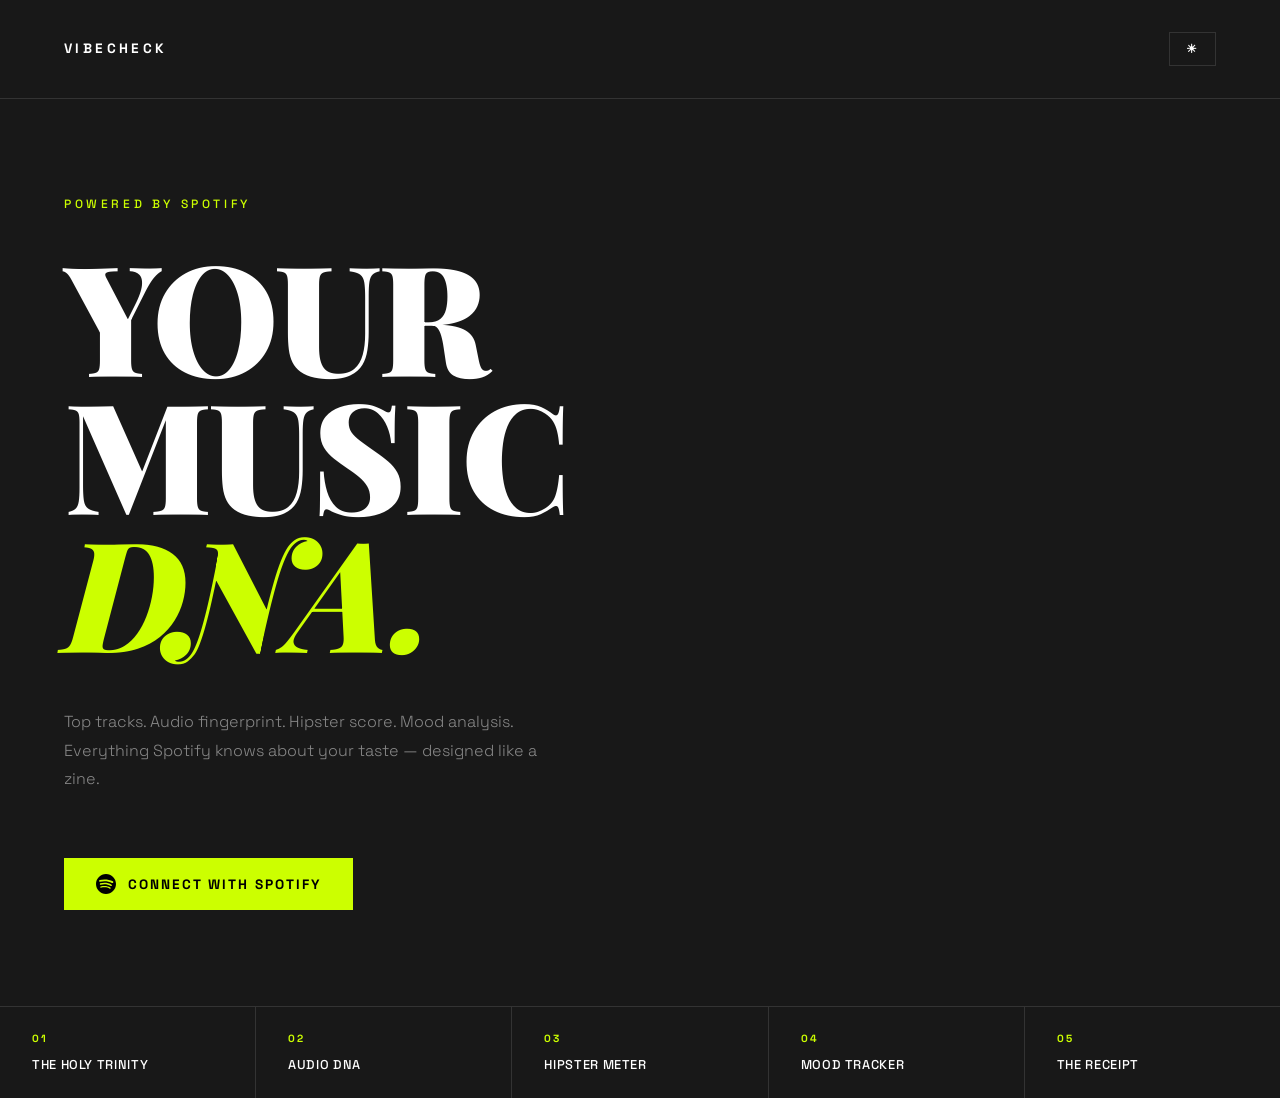
<file: index.html>
<!DOCTYPE html>
<html lang="en" data-theme="dark">
<head>
  <meta charset="UTF-8">
  <meta name="viewport" content="width=device-width, initial-scale=1.0">
  <title>VibeCheck — Your Musical DNA</title>
  <meta name="description" content="Turn your Spotify history into an editorial experience. Your top tracks, audio DNA, and mood — visualized.">
  <link rel="stylesheet" href="css/style.css">
</head>
<body data-theme="dark">

  <div class="landing">

    <!-- Nav -->
    <nav class="landing-nav">
      <span class="nav-logo">VibeCheck</span>
      <button class="btn btn-ghost btn-sm" id="theme-toggle-landing" aria-label="Toggle theme">☀</button>
    </nav>

    <!-- Hero -->
    <section class="landing-hero">
      <p class="hero-eyebrow">Powered by Spotify</p>

      <h1 class="hero-title">
        Your<br>
        Music<br>
        <span class="accent">DNA.</span>
      </h1>

      <p class="hero-subtitle">
        Top tracks. Audio fingerprint. Hipster score. Mood analysis.
        Everything Spotify knows about your taste — designed like a zine.
      </p>

      <div class="hero-cta">
        <button class="btn btn-primary" id="login-btn">
          <svg class="spotify-icon" viewBox="0 0 24 24" xmlns="http://www.w3.org/2000/svg">
            <path d="M12 0C5.4 0 0 5.4 0 12s5.4 12 12 12 12-5.4 12-12S18.66 0 12 0zm5.521 17.34c-.24.359-.66.48-1.021.24-2.82-1.74-6.36-2.101-10.561-1.141-.418.122-.779-.179-.899-.539-.12-.421.18-.78.54-.9 4.56-1.021 8.52-.6 11.64 1.32.42.18.479.659.301 1.02zm1.44-3.3c-.301.42-.841.6-1.262.3-3.239-1.98-8.159-2.58-11.939-1.38-.479.12-1.02-.12-1.14-.6-.12-.48.12-1.021.6-1.141C9.6 9.9 15 10.561 18.72 12.84c.361.181.54.78.241 1.2zm.12-3.36C15.24 8.4 8.82 8.16 5.16 9.301c-.6.179-1.2-.181-1.38-.721-.18-.601.18-1.2.72-1.381 4.26-1.26 11.28-1.02 15.721 1.621.539.3.719 1.02.419 1.56-.299.421-1.02.599-1.559.3z"/>
          </svg>
          Connect with Spotify
        </button>
      </div>

      <div class="error-msg" id="error-msg"></div>
    </section>

    <!-- Feature Strip -->
    <div class="features-strip">
      <div class="feature-item">
        <div class="feature-number">01</div>
        <div class="feature-name">The Holy Trinity</div>
      </div>
      <div class="feature-item">
        <div class="feature-number">02</div>
        <div class="feature-name">Audio DNA</div>
      </div>
      <div class="feature-item">
        <div class="feature-number">03</div>
        <div class="feature-name">Hipster Meter</div>
      </div>
      <div class="feature-item">
        <div class="feature-number">04</div>
        <div class="feature-name">Mood Tracker</div>
      </div>
      <div class="feature-item">
        <div class="feature-number">05</div>
        <div class="feature-name">The Receipt</div>
      </div>
    </div>

  </div><!-- .landing -->

  <script src="js/config.js"></script>
  <script src="js/auth.js"></script>
  <script>
    // Theme toggle
    const savedTheme = localStorage.getItem('vc_theme') || 'dark';
    document.body.setAttribute('data-theme', savedTheme);
    const toggleBtn = document.getElementById('theme-toggle-landing');
    toggleBtn.textContent = savedTheme === 'dark' ? '☀' : '◑';

    toggleBtn.addEventListener('click', () => {
      const current = document.body.getAttribute('data-theme');
      const next = current === 'dark' ? 'light' : 'dark';
      document.body.setAttribute('data-theme', next);
      localStorage.setItem('vc_theme', next);
      toggleBtn.textContent = next === 'dark' ? '☀' : '◑';
    });

    // Show error from redirect params
    const params = new URLSearchParams(window.location.search);
    const error = params.get('error');
    if (error) {
      const el = document.getElementById('error-msg');
      const msgs = {
        state_mismatch: 'Authentication failed: state mismatch. Please try again.',
        token_error: 'Could not get access token. Please try again.',
        load_failed: 'Failed to load your data. Please try again.',
        access_denied: 'You cancelled the Spotify authorization.',
      };
      el.textContent = msgs[error] || `Error: ${error}`;
      el.classList.add('visible');
    }

    // If already logged in, redirect to dashboard
    if (isLoggedIn()) {
      window.location.href = '/dashboard.html';
    }

    document.getElementById('login-btn').addEventListener('click', login);
  </script>

</body>
</html>
</file>
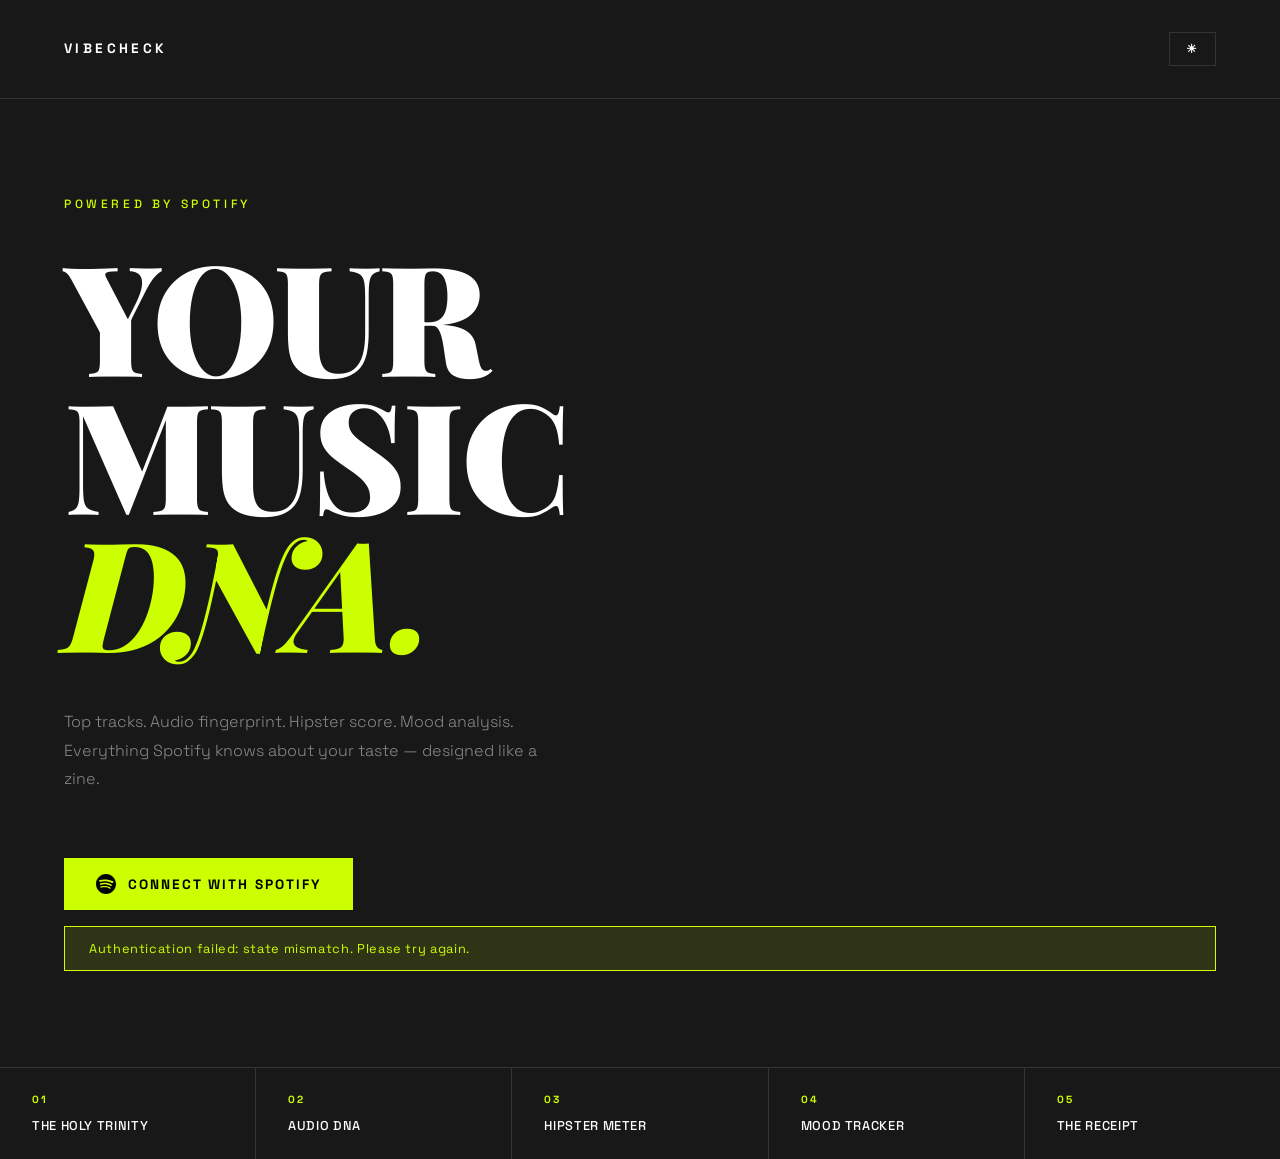
<file: callback.html>
<!DOCTYPE html>
<html lang="en">
<head>
  <meta charset="UTF-8">
  <meta name="viewport" content="width=device-width, initial-scale=1.0">
  <title>VibeCheck — Connecting...</title>
  <link rel="stylesheet" href="css/style.css">
</head>
<body>
  <div class="callback-page">
    <div class="callback-title">Connecting...</div>
    <div class="callback-subtitle">Authenticating with Spotify</div>
    <div class="loading-wave" aria-hidden="true">
      <span></span><span></span><span></span><span></span>
      <span></span><span></span><span></span><span></span>
    </div>
  </div>

  <script src="js/config.js"></script>
  <script src="js/auth.js"></script>
  <script>
    // Apply saved theme
    document.body.setAttribute('data-theme', localStorage.getItem('vc_theme') || 'dark');
    // Handle OAuth callback
    handleCallback();
  </script>
</body>
</html>
</file>
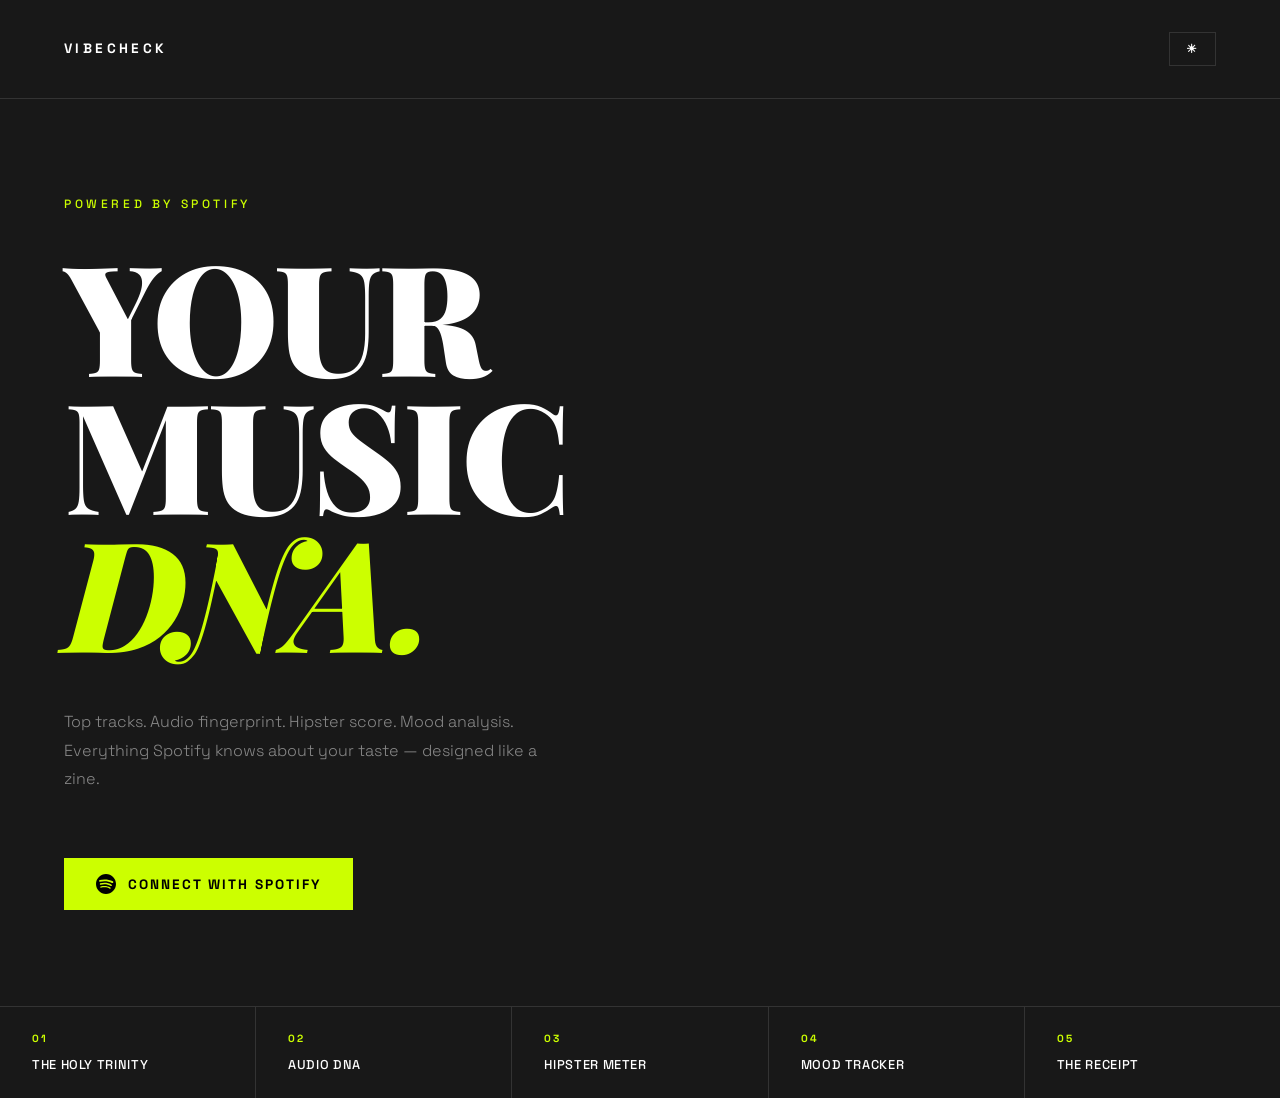
<file: dashboard.html>
<!DOCTYPE html>
<html lang="en">
<head>
  <meta charset="UTF-8">
  <meta name="viewport" content="width=device-width, initial-scale=1.0">
  <title>VibeCheck — Your Dashboard</title>
  <link rel="stylesheet" href="css/style.css">
</head>
<body>

  <!-- Loading Overlay -->
  <div class="loading-overlay" id="loading">
    <div class="loading-logo">VibeCheck</div>
    <div class="loading-wave" aria-hidden="true">
      <span></span><span></span><span></span><span></span>
      <span></span><span></span><span></span><span></span>
    </div>
    <div class="loading-text" id="loading-text">Reading your soul...</div>
  </div>

  <!-- Dashboard -->
  <div class="dashboard hidden" id="dashboard">

    <!-- Header -->
    <header class="dashboard-header">
      <div class="header-logo">VibeCheck</div>
      <div class="header-user">
        <img class="header-avatar" id="user-avatar" src="" alt="User avatar">
        <span class="header-username" id="user-name"></span>
      </div>
      <div class="header-controls">
        <button class="theme-toggle" id="theme-toggle" aria-label="Toggle theme">☀</button>
        <button class="btn btn-ghost btn-sm" id="logout-btn">Exit</button>
      </div>
    </header>

    <!-- Main -->
    <main class="dashboard-main">

      <!-- PROFILE HERO -->
      <section class="profile-hero">
        <img class="profile-avatar" id="profile-avatar" src="" alt="Profile photo">
        <div class="profile-info">
          <div class="profile-name" id="profile-name"></div>
          <div class="profile-meta" id="profile-meta"></div>
          <a class="profile-link btn btn-ghost btn-sm" id="profile-link" href="#" target="_blank" rel="noopener" style="display:none">
            Open in Spotify ↗
          </a>
        </div>
      </section>

      <!-- MODULE 1 — TOP TRACKS + TOP ARTISTS -->
      <section class="module-trinity">
        <div class="module-label">01 / Top Tracks &amp; Artists</div>
        <div class="trinity-grid trinity-grid-2">

          <div class="trinity-col">
            <div class="trinity-col-header">
              <div class="trinity-col-title">Top Tracks</div>
              <div class="mini-tabs" id="track-tabs">
                <button class="mini-tab" data-range="short_term">4W</button>
                <button class="mini-tab active" data-range="medium_term">6M</button>
                <button class="mini-tab" data-range="long_term">ALL</button>
              </div>
            </div>
            <ol class="trinity-list" id="top-tracks-list"></ol>
          </div>

          <div class="trinity-col">
            <div class="trinity-col-header">
              <div class="trinity-col-title">Top Artists</div>
              <div class="mini-tabs" id="artist-tabs">
                <button class="mini-tab" data-range="short_term">4W</button>
                <button class="mini-tab active" data-range="medium_term">6M</button>
                <button class="mini-tab" data-range="long_term">ALL</button>
              </div>
            </div>
            <ol class="trinity-list" id="top-artists-list"></ol>
          </div>

        </div>
      </section>

      <!-- MODULE 2 + 3 — HIPSTER METER + STATS -->
      <div class="module-row">
        <div class="module-cell">
          <div class="module-label">02 / Hipster Meter</div>
          <div class="hipster-number" id="hipster-value">--</div>
          <div class="hipster-unit">% underground</div>
          <div class="hipster-bar-wrap">
            <div class="hipster-bar-fill" id="hipster-bar-fill" style="width:0%"></div>
          </div>
          <p class="hipster-desc" id="hipster-desc"></p>
        </div>
        <div class="module-cell">
          <div class="module-label">03 / Listening Stats</div>
          <div class="stats-grid" id="stats-grid"></div>
        </div>
      </div>

      <!-- MODULE 4 + 5 — RECENTLY PLAYED + THE RECEIPT -->
      <div class="module-row module-row-equal">
        <div class="module-cell">
          <div class="module-label">04 / Recently Played</div>
          <ol class="trinity-list" id="recently-played-list"></ol>
        </div>
        <div class="module-cell">
          <div class="module-label">05 / The Receipt</div>
          <div class="receipt-paper" id="receipt-content"></div>
        </div>
      </div>

    </main>
  </div><!-- .dashboard -->

  <script src="js/config.js"></script>
  <script src="js/auth.js"></script>
  <script src="js/api.js"></script>
  <script src="js/dashboard.js"></script>
  <script>
    document.getElementById('logout-btn').addEventListener('click', logout);
  </script>

</body>
</html>
</file>
<file: css/style.css>
/* ===========================
   VIBECHECK — Design System
   =========================== */

@import url('https://fonts.googleapis.com/css2?family=Playfair+Display:ital,wght@0,400;0,700;0,900;1,400;1,700&family=Space+Grotesk:wght@300;400;500;700&display=swap');

/* --- CSS Variables --- */
:root {
  --bg: #181818;
  --bg-secondary: #222222;
  --bg-tertiary: #2a2a2a;
  --text: #FFFFFF;
  --text-muted: #888888;
  --accent: #CCFF00;
  --accent-dim: rgba(204, 255, 0, 0.12);
  --border: #333333;
  --font-display: 'Playfair Display', Georgia, serif;
  --font-mono: 'Space Grotesk', 'Helvetica Neue', sans-serif;
  --transition: 0.2s ease;
}

[data-theme="light"] {
  --bg: #F5F5F0;
  --bg-secondary: #EBEBEB;
  --bg-tertiary: #E0E0DA;
  --text: #0A0A0A;
  --text-muted: #666666;
  --accent: #E63946;
  --accent-dim: rgba(230, 57, 70, 0.1);
  --border: #CCCCCC;
}

/* --- Reset & Base --- */
*, *::before, *::after {
  box-sizing: border-box;
  margin: 0;
  padding: 0;
}

html {
  font-size: 16px;
  scroll-behavior: smooth;
}

body {
  background: var(--bg);
  color: var(--text);
  font-family: var(--font-mono);
  font-weight: 400;
  line-height: 1.5;
  min-height: 100vh;
  transition: background var(--transition), color var(--transition);
  overflow-x: hidden;
}

img {
  display: block;
  border-radius: 0;
  object-fit: cover;
}

ol, ul {
  list-style: none;
}

a {
  color: inherit;
  text-decoration: none;
}

/* ===========================
   LANDING PAGE
   =========================== */

.landing {
  min-height: 100vh;
  display: grid;
  grid-template-rows: auto 1fr auto;
}

/* --- Landing Nav --- */
.landing-nav {
  display: flex;
  justify-content: space-between;
  align-items: center;
  padding: 2rem 4rem;
  border-bottom: 1px solid var(--border);
}

.nav-logo {
  font-family: var(--font-mono);
  font-weight: 700;
  font-size: 0.85rem;
  letter-spacing: 0.25em;
  text-transform: uppercase;
}

/* --- Landing Hero --- */
.landing-hero {
  display: flex;
  flex-direction: column;
  justify-content: center;
  padding: 6rem 4rem;
  max-width: 1400px;
  margin: 0 auto;
  width: 100%;
}

.hero-eyebrow {
  font-family: var(--font-mono);
  font-size: 0.75rem;
  font-weight: 500;
  letter-spacing: 0.3em;
  text-transform: uppercase;
  color: var(--accent);
  margin-bottom: 2rem;
}

.hero-title {
  font-family: var(--font-display);
  font-size: clamp(4rem, 12vw, 12rem);
  font-weight: 900;
  line-height: 0.9;
  letter-spacing: -0.02em;
  text-transform: uppercase;
  margin-bottom: 3rem;
}

.hero-title .accent {
  color: var(--accent);
  font-style: italic;
}

.hero-subtitle {
  font-family: var(--font-mono);
  font-size: 1rem;
  font-weight: 300;
  color: var(--text-muted);
  max-width: 480px;
  line-height: 1.8;
  margin-bottom: 4rem;
}

.hero-cta {
  display: flex;
  align-items: center;
  gap: 2rem;
  flex-wrap: wrap;
}

/* --- Buttons --- */
.btn {
  display: inline-flex;
  align-items: center;
  gap: 0.75rem;
  padding: 1rem 2rem;
  font-family: var(--font-mono);
  font-size: 0.85rem;
  font-weight: 700;
  letter-spacing: 0.15em;
  text-transform: uppercase;
  cursor: pointer;
  border: none;
  border-radius: 0;
  transition: all var(--transition);
}

.btn-primary {
  background: var(--accent);
  color: #000000;
}

.btn-primary:hover {
  background: var(--text);
  transform: translateY(-2px);
}

.btn-ghost {
  background: transparent;
  color: var(--text);
  border: 1px solid var(--border);
}

.btn-ghost:hover {
  border-color: var(--accent);
  color: var(--accent);
}

.btn-icon {
  width: 1.2em;
  height: 1.2em;
}

.btn-sm {
  padding: 0.5rem 1rem;
  font-size: 0.75rem;
}

/* --- Spotify Logo in button --- */
.spotify-icon {
  width: 20px;
  height: 20px;
  fill: currentColor;
}

/* --- Features preview --- */
.features-strip {
  display: flex;
  gap: 0;
  border-top: 1px solid var(--border);
  overflow-x: auto;
}

.feature-item {
  flex: 1;
  min-width: 160px;
  padding: 1.5rem 2rem;
  border-right: 1px solid var(--border);
}

.feature-item:last-child {
  border-right: none;
}

.feature-number {
  font-size: 0.65rem;
  font-weight: 700;
  letter-spacing: 0.2em;
  color: var(--accent);
  margin-bottom: 0.5rem;
}

.feature-name {
  font-size: 0.8rem;
  font-weight: 500;
  letter-spacing: 0.05em;
  text-transform: uppercase;
}

/* --- Error message on landing --- */
.error-msg {
  background: var(--accent-dim);
  border: 1px solid var(--accent);
  color: var(--accent);
  padding: 0.75rem 1.5rem;
  font-size: 0.8rem;
  letter-spacing: 0.05em;
  margin-top: 1rem;
  display: none;
}

.error-msg.visible {
  display: block;
}

/* ===========================
   CALLBACK PAGE
   =========================== */

.callback-page {
  min-height: 100vh;
  display: flex;
  flex-direction: column;
  align-items: center;
  justify-content: center;
  gap: 2rem;
}

.callback-title {
  font-family: var(--font-display);
  font-size: clamp(2rem, 5vw, 4rem);
  font-weight: 700;
  letter-spacing: -0.02em;
}

.callback-subtitle {
  font-size: 0.85rem;
  font-weight: 300;
  letter-spacing: 0.1em;
  color: var(--text-muted);
  text-transform: uppercase;
}

/* ===========================
   LOADING OVERLAY
   =========================== */

.loading-overlay {
  position: fixed;
  inset: 0;
  background: var(--bg);
  z-index: 100;
  display: flex;
  flex-direction: column;
  align-items: center;
  justify-content: center;
  gap: 2rem;
  transition: opacity 0.5s ease, visibility 0.5s ease;
}

.loading-overlay.hidden {
  opacity: 0;
  visibility: hidden;
}

.loading-logo {
  font-family: var(--font-display);
  font-size: clamp(2rem, 6vw, 5rem);
  font-weight: 900;
  letter-spacing: -0.02em;
  text-transform: uppercase;
}

.loading-text {
  font-family: var(--font-mono);
  font-size: 0.75rem;
  font-weight: 500;
  letter-spacing: 0.3em;
  text-transform: uppercase;
  color: var(--text-muted);
}

.loading-wave {
  display: flex;
  gap: 4px;
  align-items: flex-end;
  height: 32px;
}

.loading-wave span {
  display: block;
  width: 4px;
  background: var(--accent);
  border-radius: 0;
  animation: wave 1.2s ease-in-out infinite;
}

.loading-wave span:nth-child(1) { animation-delay: 0s; }
.loading-wave span:nth-child(2) { animation-delay: 0.1s; }
.loading-wave span:nth-child(3) { animation-delay: 0.2s; }
.loading-wave span:nth-child(4) { animation-delay: 0.3s; }
.loading-wave span:nth-child(5) { animation-delay: 0.4s; }
.loading-wave span:nth-child(6) { animation-delay: 0.3s; }
.loading-wave span:nth-child(7) { animation-delay: 0.2s; }
.loading-wave span:nth-child(8) { animation-delay: 0.1s; }

@keyframes wave {
  0%, 100% { height: 4px; }
  50% { height: 28px; }
}

/* ===========================
   DASHBOARD LAYOUT
   =========================== */

.dashboard {
  min-height: 100vh;
}

.dashboard.hidden {
  display: none;
}

/* --- Dashboard Header --- */
.dashboard-header {
  display: flex;
  align-items: center;
  justify-content: space-between;
  padding: 1.5rem 3rem;
  border-bottom: 1px solid var(--border);
  position: sticky;
  top: 0;
  background: var(--bg);
  z-index: 50;
}

.header-logo {
  font-family: var(--font-mono);
  font-weight: 700;
  font-size: 0.85rem;
  letter-spacing: 0.25em;
  text-transform: uppercase;
}

.header-user {
  display: flex;
  align-items: center;
  gap: 0.75rem;
}

.header-avatar {
  width: 32px;
  height: 32px;
  object-fit: cover;
  border-radius: 0;
}

.header-username {
  font-size: 0.8rem;
  font-weight: 500;
  letter-spacing: 0.05em;
}

.header-controls {
  display: flex;
  align-items: center;
  gap: 0.75rem;
}

.theme-toggle {
  background: none;
  border: 1px solid var(--border);
  color: var(--text);
  width: 36px;
  height: 36px;
  cursor: pointer;
  font-size: 1rem;
  display: flex;
  align-items: center;
  justify-content: center;
  border-radius: 0;
  transition: border-color var(--transition), color var(--transition);
}

.theme-toggle:hover {
  border-color: var(--accent);
  color: var(--accent);
}

/* --- Dashboard Main --- */
.dashboard-main {
  max-width: 1400px;
  margin: 0 auto;
  padding: 3rem;
}

/* ===========================
   PROFILE HERO
   =========================== */

.profile-hero {
  display: flex;
  align-items: center;
  gap: 2rem;
  padding: 2.5rem 0 3rem;
  border-bottom: 1px solid var(--border);
  margin-bottom: 0;
}

.profile-avatar {
  width: 96px;
  height: 96px;
  object-fit: cover;
  border-radius: 0;
  flex-shrink: 0;
  background: var(--bg-secondary);
}

.profile-info {
  display: flex;
  flex-direction: column;
  gap: 0.5rem;
}

.profile-name {
  font-family: var(--font-display);
  font-size: clamp(1.5rem, 3vw, 2.5rem);
  font-weight: 700;
  line-height: 1.1;
  letter-spacing: -0.02em;
}

.profile-meta {
  font-family: var(--font-mono);
  font-size: 0.78rem;
  font-weight: 400;
  color: var(--text-muted);
  letter-spacing: 0.05em;
}

.profile-link {
  align-self: flex-start;
  margin-top: 0.25rem;
}

/* ===========================
   TIME RANGE TABS
   =========================== */

.time-tabs {
  display: flex;
  align-items: center;
  gap: 0;
  padding: 1.5rem 0;
  border-bottom: 1px solid var(--border);
  margin-bottom: 3rem;
}

.time-tabs-label {
  font-family: var(--font-mono);
  font-size: 0.65rem;
  font-weight: 700;
  letter-spacing: 0.25em;
  text-transform: uppercase;
  color: var(--text-muted);
  margin-right: 1.5rem;
}

.time-tab {
  background: none;
  border: 1px solid var(--border);
  border-right: none;
  color: var(--text-muted);
  font-family: var(--font-mono);
  font-size: 0.75rem;
  font-weight: 700;
  letter-spacing: 0.15em;
  text-transform: uppercase;
  padding: 0.6rem 1.25rem;
  cursor: pointer;
  transition: all var(--transition);
}

.time-tab:last-child {
  border-right: 1px solid var(--border);
}

.time-tab:hover {
  color: var(--text);
  border-color: var(--text);
  z-index: 1;
}

.time-tab.active {
  background: var(--accent);
  color: #000;
  border-color: var(--accent);
  z-index: 1;
}

/* ===========================
   STATS GRID
   =========================== */

.stats-grid {
  display: grid;
  grid-template-columns: repeat(auto-fill, minmax(140px, 1fr));
  gap: 1px;
  background: var(--border);
}

.stat-card {
  background: var(--bg);
  padding: 1.25rem 1rem;
  display: flex;
  flex-direction: column;
  gap: 0.25rem;
}

.stat-label {
  font-family: var(--font-mono);
  font-size: 0.6rem;
  font-weight: 700;
  letter-spacing: 0.2em;
  text-transform: uppercase;
  color: var(--text-muted);
}

.stat-value {
  font-family: var(--font-display);
  font-size: 1.75rem;
  font-weight: 700;
  line-height: 1.1;
  letter-spacing: -0.02em;
}

.stat-value.accent {
  color: var(--accent);
}

.stat-sub {
  font-family: var(--font-mono);
  font-size: 0.65rem;
  font-weight: 300;
  color: var(--text-muted);
  white-space: nowrap;
  overflow: hidden;
  text-overflow: ellipsis;
}

/* ===========================
   RECENTLY PLAYED
   =========================== */

.recent-time {
  flex-shrink: 0;
  font-family: var(--font-mono);
  font-size: 0.65rem;
  font-weight: 500;
  color: var(--accent);
  letter-spacing: 0.05em;
  white-space: nowrap;
}

/* --- Module Label --- */
.module-label {
  font-family: var(--font-mono);
  font-size: 0.65rem;
  font-weight: 700;
  letter-spacing: 0.3em;
  text-transform: uppercase;
  color: var(--accent);
  margin-bottom: 2rem;
  padding-bottom: 1rem;
  border-bottom: 1px solid var(--border);
}

/* ===========================
   MODULE 1 — THE HOLY TRINITY
   =========================== */

.module-trinity {
  margin-bottom: 4rem;
}

.trinity-grid {
  display: grid;
  grid-template-columns: 1fr 1fr 1fr;
  gap: 0;
  border: 1px solid var(--border);
}

.trinity-grid-2 {
  grid-template-columns: 1fr 1fr;
}

.trinity-col {
  padding: 2rem;
  border-right: 1px solid var(--border);
}

.trinity-col:last-child {
  border-right: none;
}

.trinity-col-header {
  display: flex;
  align-items: center;
  justify-content: space-between;
  margin-bottom: 1.5rem;
  gap: 1rem;
}

.trinity-col-title {
  font-family: var(--font-mono);
  font-size: 0.7rem;
  font-weight: 700;
  letter-spacing: 0.25em;
  text-transform: uppercase;
  color: var(--text-muted);
}

/* Mini tabs inside each column */
.mini-tabs {
  display: flex;
  gap: 0;
  flex-shrink: 0;
}

.mini-tab {
  background: none;
  border: 1px solid var(--border);
  border-right: none;
  color: var(--text-muted);
  font-family: var(--font-mono);
  font-size: 0.6rem;
  font-weight: 700;
  letter-spacing: 0.1em;
  padding: 0.3rem 0.6rem;
  cursor: pointer;
  transition: all var(--transition);
  line-height: 1;
}

.mini-tab:last-child {
  border-right: 1px solid var(--border);
}

.mini-tab:hover {
  color: var(--text);
  border-color: var(--text);
  z-index: 1;
}

.mini-tab.active {
  background: var(--accent);
  color: #000;
  border-color: var(--accent);
  z-index: 1;
}

.trinity-list li {
  display: flex;
  align-items: center;
  gap: 1rem;
  padding: 0.6rem 0;
  border-bottom: 1px solid var(--border);
}

.trinity-list li:last-child {
  border-bottom: none;
}

.item-rank {
  font-family: var(--font-mono);
  font-size: 0.65rem;
  font-weight: 700;
  color: var(--accent);
  width: 1.5rem;
  flex-shrink: 0;
}

.item-img {
  width: 36px;
  height: 36px;
  flex-shrink: 0;
  background: var(--bg-secondary);
}

.item-info {
  flex: 1;
  min-width: 0;
}

.item-name {
  font-size: 0.82rem;
  font-weight: 500;
  white-space: nowrap;
  overflow: hidden;
  text-overflow: ellipsis;
  line-height: 1.3;
}

.item-sub {
  font-size: 0.7rem;
  font-weight: 300;
  color: var(--text-muted);
  white-space: nowrap;
  overflow: hidden;
  text-overflow: ellipsis;
}

.genre-tag {
  font-size: 0.8rem;
  font-weight: 500;
  padding: 0.2rem 0;
  text-transform: capitalize;
  letter-spacing: 0.02em;
}

/* ===========================
   MODULE ROW (2 columns)
   =========================== */

.module-row {
  display: grid;
  grid-template-columns: 3fr 2fr;
  gap: 0;
  border: 1px solid var(--border);
  margin-bottom: 4rem;
}

.module-row-equal {
  grid-template-columns: 1fr 1fr;
}

.module-cell {
  padding: 2.5rem;
  border-right: 1px solid var(--border);
}

.module-cell:last-child {
  border-right: none;
}

/* ===========================
   MODULE 2 — AUDIO DNA
   =========================== */

.dna-chart-wrap {
  position: relative;
  max-width: 380px;
  margin: 0 auto;
}

/* ===========================
   MODULE 3 — HIPSTER METER
   =========================== */

.hipster-number {
  font-family: var(--font-display);
  font-size: clamp(5rem, 10vw, 9rem);
  font-weight: 900;
  line-height: 1;
  letter-spacing: -0.04em;
  color: var(--accent);
  margin-bottom: 0.5rem;
}

.hipster-unit {
  font-family: var(--font-mono);
  font-size: 0.7rem;
  font-weight: 700;
  letter-spacing: 0.2em;
  text-transform: uppercase;
  color: var(--text-muted);
  margin-bottom: 1.5rem;
}

.hipster-bar-wrap {
  height: 4px;
  background: var(--border);
  margin-bottom: 1.5rem;
  overflow: hidden;
}

.hipster-bar-fill {
  height: 100%;
  background: var(--accent);
  transition: width 1s ease;
}

.hipster-desc {
  font-size: 0.78rem;
  font-weight: 300;
  color: var(--text-muted);
  line-height: 1.7;
  font-style: italic;
}

/* ===========================
   MODULE 4 — MOOD TRACKER
   =========================== */

.mood-visual {
  display: flex;
  align-items: flex-start;
  gap: 2rem;
  margin-bottom: 2rem;
}

.mood-emoji-large {
  font-size: 3rem;
  line-height: 1;
}

.mood-info {
  flex: 1;
}

.mood-title {
  font-family: var(--font-display);
  font-size: clamp(2rem, 4vw, 3.5rem);
  font-weight: 700;
  font-style: italic;
  line-height: 1.1;
  margin-bottom: 0.5rem;
}

.mood-valence {
  font-size: 0.7rem;
  font-weight: 700;
  letter-spacing: 0.2em;
  text-transform: uppercase;
  color: var(--text-muted);
}

.mood-bar-wrap {
  height: 2px;
  background: var(--border);
  margin: 1.5rem 0;
  overflow: hidden;
}

.mood-bar-fill {
  height: 100%;
  background: var(--accent);
  transition: width 1s ease;
}

.mood-desc {
  font-size: 0.78rem;
  font-weight: 300;
  color: var(--text-muted);
  line-height: 1.7;
  font-style: italic;
}

/* ===========================
   MODULE 5 — THE RECEIPT
   =========================== */

.receipt-paper {
  background: var(--bg-secondary);
  padding: 2rem 1.5rem;
  font-family: 'Courier New', Courier, monospace;
  font-size: 0.78rem;
  line-height: 1.8;
  color: var(--text);
  border-top: 4px dashed var(--border);
  border-bottom: 4px dashed var(--border);
}

.receipt-header {
  text-align: center;
  margin-bottom: 1.5rem;
}

.receipt-store-name {
  font-size: 1.1rem;
  font-weight: bold;
  letter-spacing: 0.2em;
  text-transform: uppercase;
}

.receipt-tagline {
  font-size: 0.65rem;
  color: var(--text-muted);
  margin-top: 0.25rem;
}

.receipt-divider {
  border: none;
  border-top: 1px dashed var(--border);
  margin: 0.75rem 0;
}

.receipt-row {
  display: flex;
  justify-content: space-between;
  gap: 1rem;
}

.receipt-track-name {
  flex: 1;
  overflow: hidden;
  text-overflow: ellipsis;
  white-space: nowrap;
}

.receipt-duration {
  flex-shrink: 0;
  color: var(--text-muted);
}

.receipt-footer {
  text-align: center;
  margin-top: 1.5rem;
  font-size: 0.65rem;
  color: var(--text-muted);
  letter-spacing: 0.1em;
  text-transform: uppercase;
}

/* ===========================
   UTILITIES
   =========================== */

.hidden {
  display: none !important;
}

.sr-only {
  position: absolute;
  width: 1px;
  height: 1px;
  padding: 0;
  margin: -1px;
  overflow: hidden;
  clip: rect(0, 0, 0, 0);
  border: 0;
}

/* ===========================
   RESPONSIVE
   =========================== */

@media (max-width: 1024px) {
  .landing-nav,
  .landing-hero {
    padding-left: 2rem;
    padding-right: 2rem;
  }

  .dashboard-main {
    padding: 2rem;
  }

  .dashboard-header {
    padding: 1.25rem 2rem;
  }

  .trinity-grid,
  .trinity-grid-2 {
    grid-template-columns: 1fr;
  }

  .trinity-col {
    border-right: none;
    border-bottom: 1px solid var(--border);
  }

  .trinity-col:last-child {
    border-bottom: none;
  }
}

@media (max-width: 768px) {
  .landing-hero {
    padding-top: 3rem;
    padding-bottom: 3rem;
  }

  .hero-title {
    font-size: clamp(3rem, 15vw, 6rem);
  }

  .module-row,
  .module-row-equal {
    grid-template-columns: 1fr;
  }

  .module-cell {
    border-right: none;
    border-bottom: 1px solid var(--border);
  }

  .module-cell:last-child {
    border-bottom: none;
  }

  .features-strip {
    flex-direction: column;
  }

  .feature-item {
    border-right: none;
    border-bottom: 1px solid var(--border);
  }

  .header-username {
    display: none;
  }
}
</file>
